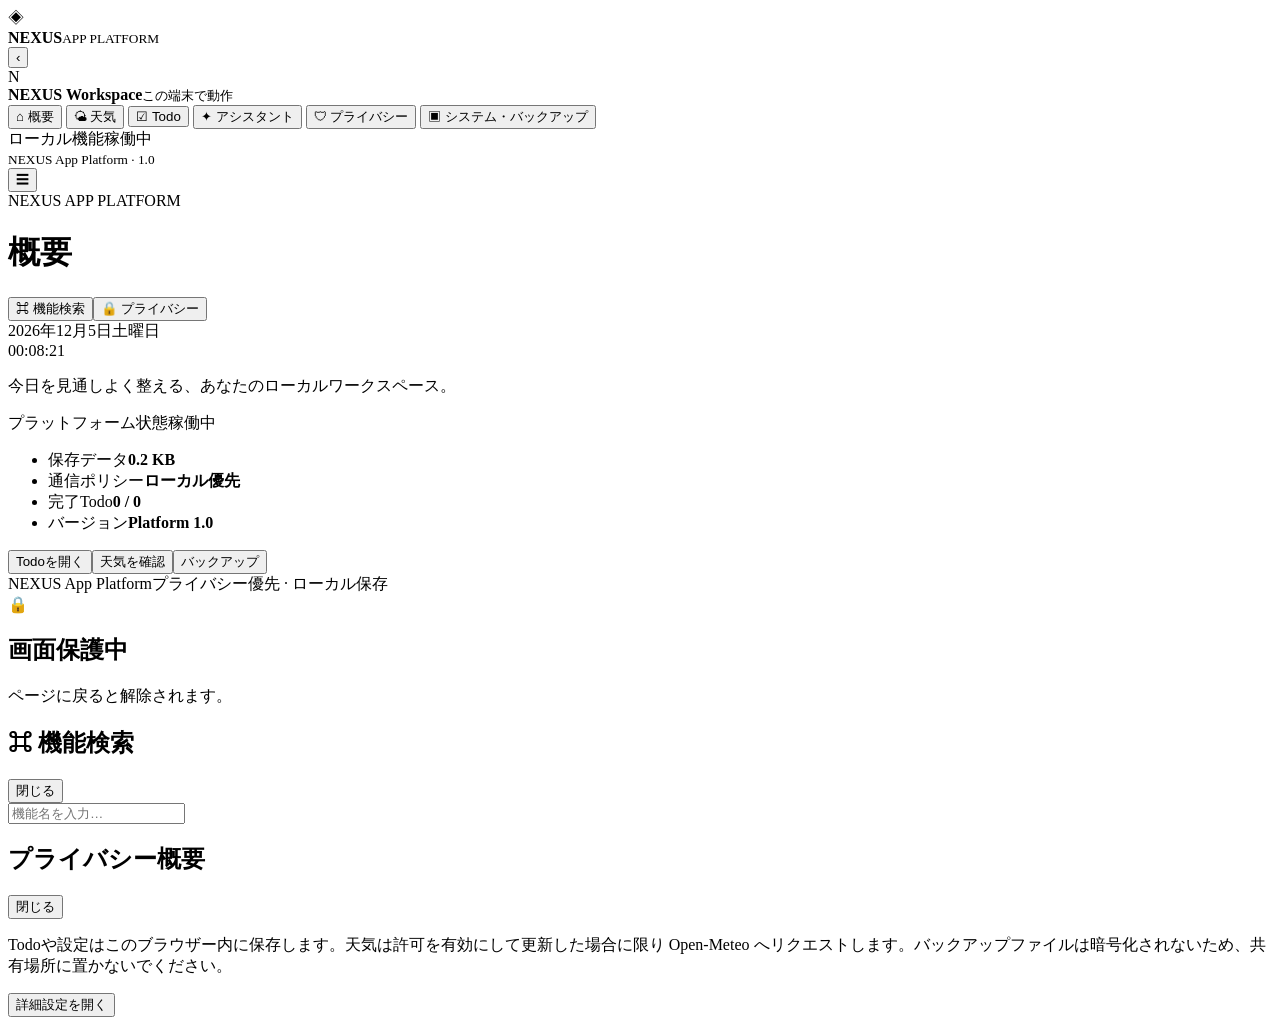
<file: index.html>
<!doctype html>
<html lang="ja">
<head>
  <meta charset="utf-8">
  <meta name="viewport" content="width=device-width, initial-scale=1, viewport-fit=cover">
  <meta name="referrer" content="no-referrer">
  <meta http-equiv="Permissions-Policy" content="camera=(), microphone=(), geolocation=(), payment=(), usb=(), serial=(), bluetooth=()">
  <meta http-equiv="Content-Security-Policy" content="default-src 'self'; script-src 'self'; style-src 'self'; img-src 'self' data: blob:; connect-src 'self' https://api.open-meteo.com; object-src 'none'; base-uri 'self'; form-action 'self'">
  <meta name="theme-color" content="#07111e">
  <title>NEXUS App Platform</title>
  <link rel="stylesheet" href="./styles.css">
  <script type="module" src="./app.js"></script>
</head>
<body>
  <div class="app-shell">
    <aside class="sidebar" id="sidebar" aria-label="NEXUS 機能ナビゲーション">
      <div class="brand-row">
        <div class="brand-mark" aria-hidden="true">◈</div>
        <div class="brand-label"><strong>NEXUS</strong><small>APP PLATFORM</small></div>
        <button class="icon-button sidebar-close" id="sidebarToggle" type="button" aria-label="サイドバーを閉じる">‹</button>
      </div>
      <div class="profile-card"><div class="avatar" aria-hidden="true">N</div><div><b>NEXUS Workspace</b><small>この端末で動作</small></div><span class="live-dot" aria-label="ローカル稼働中"></span></div>
      <nav class="nav-group" id="navGroup" aria-label="メインメニュー">
        <button class="nav-item is-active" data-target="overview" type="button">⌂ <span>概要</span></button>
        <button class="nav-item" data-target="weather" type="button">🌤 <span>天気</span></button>
        <button class="nav-item" data-target="todos" type="button">☑ <span>Todo</span></button>
        <button class="nav-item" data-target="assistant" type="button">✦ <span>アシスタント</span></button>
        <button class="nav-item" data-target="privacy" type="button">🛡 <span>プライバシー</span></button>
        <button class="nav-item" data-target="system" type="button">▣ <span>システム・バックアップ</span></button>
      </nav>
      <div class="sidebar-footer"><div class="status-pill"><span class="live-dot"></span> ローカル機能稼働中</div><small>NEXUS App Platform · 1.0</small></div>
    </aside>
    <button id="sidebarScrim" class="sidebar-scrim" type="button" aria-label="メニューを閉じる" hidden></button>

    <div class="main-column">
      <header class="topbar">
        <div class="topbar-left">
          <button class="icon-button" id="sidebarOpen" type="button" aria-label="サイドバーを開く">☰</button>
          <div class="title-block"><span class="eyebrow">NEXUS APP PLATFORM</span><h1 id="pageTitle">ワークスペース</h1></div>
        </div>
        <div class="topbar-actions"><button class="ghost-button" id="commandButton" type="button" aria-keyshortcuts="Control+K">⌘ 機能検索</button><button class="ghost-button" id="privacyButton" type="button">🔒 プライバシー</button></div>
      </header>

      <main class="workspace" id="workspace" tabindex="-1">
        <section class="panel panel-feature" data-feature="overview" aria-labelledby="overview-title">
          <div class="hero-grid">
            <div class="clock-card"><div class="time-row"><div class="analog-wrap" role="img" aria-label="アナログ時計"><div class="analog-clock"><span class="hand hour"></span><span class="hand minute"></span><span class="hand second"></span><span class="center-dot"></span></div></div><div class="digital-wrap"><div id="clockDate" class="clock-date">--</div><div id="clockTime" class="clock-time">--:--:--</div></div></div><p class="supporting-text">今日を見通しよく整える、あなたのローカルワークスペース。</p></div>
            <div class="summary-card"><div class="summary-header"><span id="overview-title">プラットフォーム状態</span><span class="pill success">稼働中</span></div><ul class="summary-list"><li><span>保存データ</span><strong id="storageStatus">確認中</strong></li><li><span>通信ポリシー</span><strong id="privacyStatusText">ローカル優先</strong></li><li><span>完了Todo</span><strong id="overviewTodoCount">0 / 0</strong></li><li><span>バージョン</span><strong>Platform 1.0</strong></li></ul></div>
          </div>
          <div class="overview-actions"><button type="button" data-navigate="todos">Todoを開く</button><button type="button" data-navigate="weather">天気を確認</button><button type="button" data-navigate="system">バックアップ</button></div>
        </section>

        <section class="panel panel-feature" data-feature="weather" aria-labelledby="weather-title" hidden>
          <div class="panel-head"><div><span class="eyebrow">LIVE INFORMATION</span><h2 id="weather-title">🌤 地域の天気</h2></div><button class="mini-button" id="weatherRefresh" type="button">↻ 更新</button></div>
          <label class="field-label" for="weatherCity">地域</label><select id="weatherCity"><option value="tokyo">東京</option><option value="osaka">大阪</option><option value="kyoto">京都</option><option value="sapporo">札幌</option><option value="fukuoka">福岡</option></select>
          <div id="weatherSummary" class="weather-summary">取得待ち</div><p id="weatherNote" class="supporting-text" aria-live="polite">外部通信は初期設定で無効です。取得する場合はプライバシー設定で許可してください。</p>
        </section>

        <section class="panel panel-feature" data-feature="todos" aria-labelledby="todo-title" hidden>
          <div class="panel-head"><div><span class="eyebrow">DAILY WORK</span><h2 id="todo-title">☑ Todo</h2></div><span id="todoSummary" class="pill neutral">0 / 0 完了</span></div>
          <form id="todoForm" class="todo-form"><input id="todoInput" type="text" maxlength="120" placeholder="次にやることを入力" aria-label="Todoを追加" required><button type="submit">追加</button></form>
          <div class="todo-toolbar"><label><input id="todoShowCompleted" type="checkbox"> 完了済みも表示</label><button id="todoClearCompleted" class="text-button" type="button">完了済みを削除</button></div>
          <ul id="todoList" class="todo-list" aria-live="polite"></ul><p id="todoEmpty" class="empty-state" hidden>Todoはありません。最初のタスクを追加しましょう。</p>
        </section>

        <section class="panel panel-feature" data-feature="assistant" aria-labelledby="assistant-title" hidden>
          <div class="panel-head"><div><span class="eyebrow">LOCAL HELPER</span><h2 id="assistant-title">✦ NEXUS アシスタント</h2></div><span class="pill neutral">端末内処理</span></div>
          <div class="assistant-box"><div class="assistant-bubble" id="assistantReply" role="status" aria-live="polite">こんにちは。Todoの追加や機能への移動を手伝います。入力内容は外部へ送信されません。</div>
            <form id="assistantForm" class="assistant-form"><input id="assistantInput" type="text" maxlength="300" placeholder="例：Todo: 資料を確認" aria-label="アシスタントへの入力" required><button type="submit">実行</button></form>
            <div class="quick-actions"><button type="button" data-quick="weather">天気を開く</button><button type="button" data-quick="todos">Todoを開く</button><button type="button" data-quick="privacy">プライバシー設定</button></div>
          </div>
        </section>

        <section class="panel panel-feature" data-feature="privacy" aria-labelledby="privacy-title" hidden>
          <div class="panel-head"><div><span class="eyebrow">SECURITY & PRIVACY</span><h2 id="privacy-title">🛡 プライバシー設定</h2></div></div>
          <label class="toggle-row"><input type="checkbox" id="autoNetworkToggle"><span><strong>天気の取得に外部通信を許可</strong><small>初期設定はオフ。許可しても、天気画面を開いたとき・更新操作時だけ通信します。</small></span></label>
          <label class="toggle-row"><input type="checkbox" id="screenProtectToggle"><span><strong>画面保護</strong><small>タブやウィンドウから離れたとき、保護画面を表示します。アプリ内の簡易保護であり、端末ロックの代替ではありません。</small></span></label>
          <label class="toggle-row"><input type="checkbox" id="anonModeToggle"><span><strong>NEXUS外部通信をブロック</strong><small>このアプリが行う通信を止めます。VPNやIPアドレス匿名化、ブラウザー全体の通信制御ではありません。</small></span></label>
          <div id="privacyAudit" class="audit-box" role="status" aria-live="polite"></div>
        </section>

        <section class="panel panel-feature" data-feature="system" aria-labelledby="system-title" hidden>
          <div class="panel-head"><div><span class="eyebrow">PLATFORM CONTROL</span><h2 id="system-title">▣ システム・バックアップ</h2></div></div>
          <div class="info-grid"><article class="info-card"><span>アーキテクチャ</span><strong>ES modules</strong></article><article class="info-card"><span>保存方式</span><strong>localStorage</strong></article><article class="info-card"><span>外部通信</span><strong>許可制・送信先制限</strong></article><article class="info-card"><span>対応</span><strong>PC / モバイル</strong></article></div>
          <div class="system-actions"><button id="exportBackup" type="button">⬇ バックアップを書き出す</button><button id="importBackupButton" type="button">⬆ バックアップを復元</button><input id="importBackupFile" type="file" accept="application/json,.json" hidden><button id="resetData" class="danger-button" type="button">保存データを初期化</button></div>
          <p id="systemStatus" class="supporting-text" role="status" aria-live="polite">データはこのブラウザーのローカル保存領域に保存されます。機密情報の保管には使用しないでください。</p>
        </section>
      </main>
      <footer class="app-footer"><span>NEXUS App Platform</span><span>プライバシー優先 · ローカル保存</span></footer>
    </div>
  </div>

  <div id="screenProtectOverlay" class="screen-protect hidden" role="dialog" aria-modal="true" aria-label="画面保護中"><div class="screen-protect-card"><div class="screen-protect-icon" aria-hidden="true">🔒</div><h2>画面保護中</h2><p>ページに戻ると解除されます。</p></div></div>
  <div id="commandPanel" class="modal hidden" aria-modal="true" role="dialog" aria-labelledby="commandTitle"><section class="modal-card command-card"><div class="modal-head"><h2 id="commandTitle">⌘ 機能検索</h2><button type="button" class="mini-button" data-close="commandPanel">閉じる</button></div><input id="commandInput" type="search" maxlength="80" placeholder="機能名を入力…" aria-label="機能を検索"><ul id="commandList" class="command-list"></ul></section></div>
  <div id="privacyPanel" class="modal hidden" aria-modal="true" role="dialog" aria-labelledby="privacyPanelTitle"><section class="modal-card"><div class="modal-head"><h2 id="privacyPanelTitle">プライバシー概要</h2><button type="button" class="mini-button" data-close="privacyPanel">閉じる</button></div><p class="supporting-text">Todoや設定はこのブラウザー内に保存します。天気は許可を有効にして更新した場合に限り Open-Meteo へリクエストします。バックアップファイルは暗号化されないため、共有場所に置かないでください。</p><button type="button" data-navigate="privacy">詳細設定を開く</button></section></div>
</body>
</html>
</file>
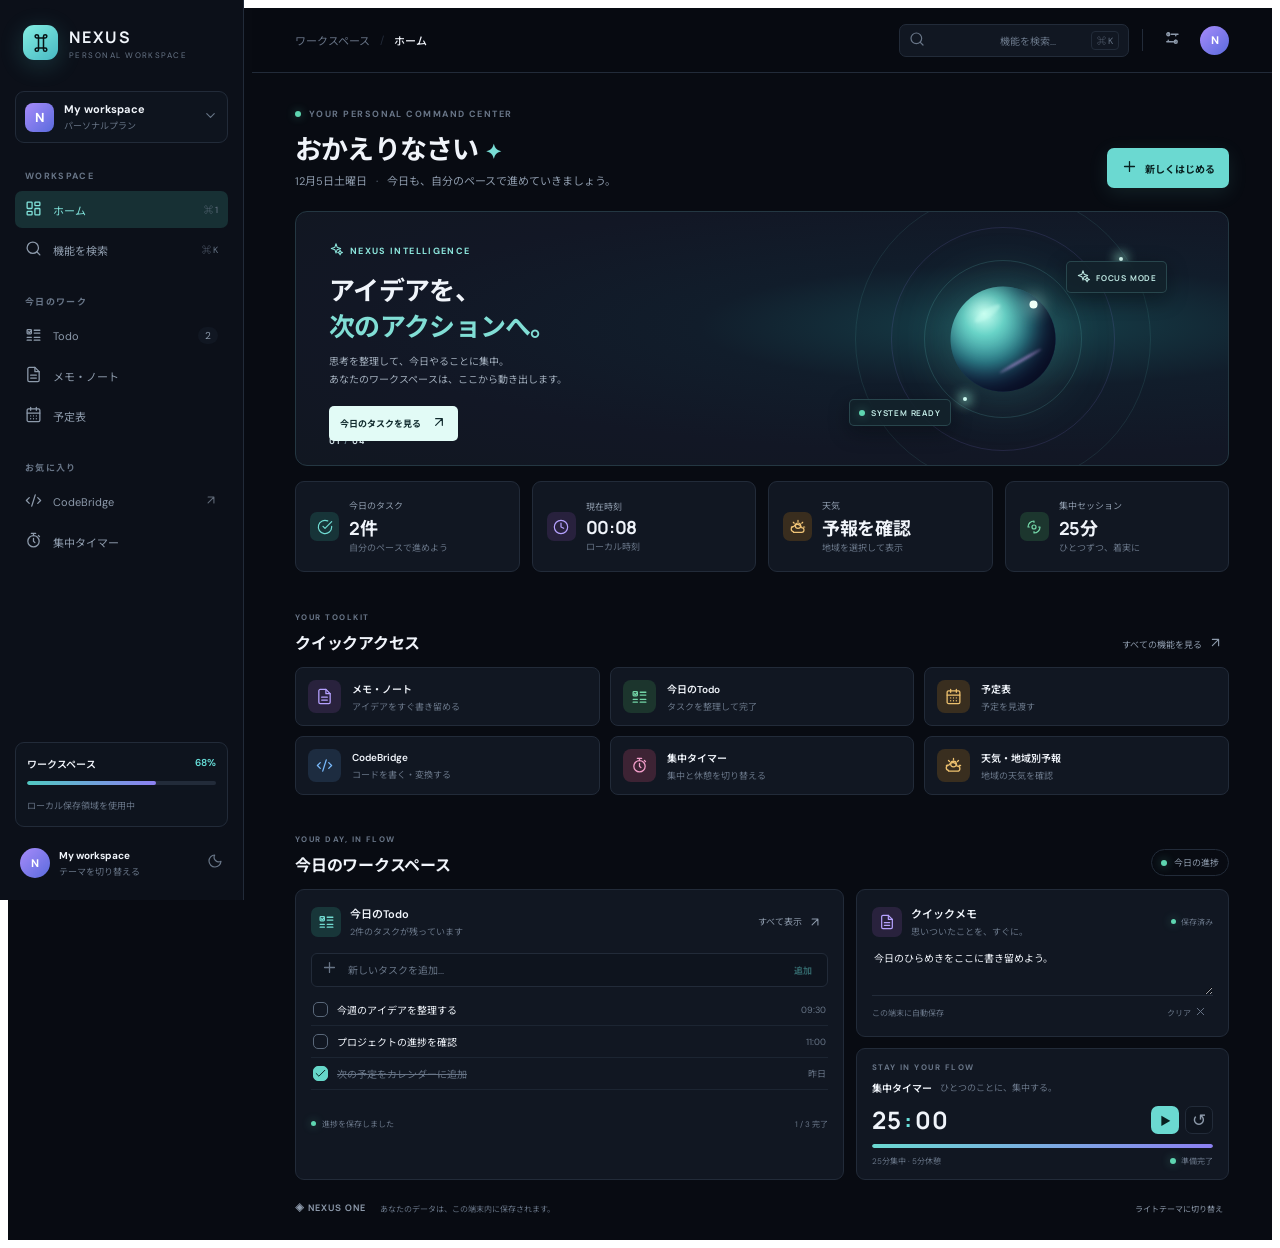
<file: NEXUS_ZERO_ONE.html>
<!DOCTYPE html>
<html lang="ja">
<head>
<meta charset="UTF-8">
<meta name="viewport" content="width=device-width, initial-scale=1.0">
<meta name="theme-color" content="#080b12">
<title>NEXUS Zero ONE</title>
<style>
@import url('https://fonts.googleapis.com/css2?family=DM+Sans:wght@400;500;600;700&family=Manrope:wght@400;500;600;700;800&family=Noto+Sans+JP:wght@400;500;600;700&display=swap');
*{box-sizing:border-box}button,input,textarea{font:inherit}button{cursor:pointer}
.nexus-shell{--bg:#080b12;--sidebar:#0c1019;--panel:#111722;--panel-alt:#0e141e;--line:#222b39;--text:#f0f4fa;--muted:#8d9aab;--faint:#687587;--accent:#68e0db;--accent-dark:#183638;min-height:100vh;background:var(--bg);color:var(--text);font-family:'DM Sans','Noto Sans JP',sans-serif;display:flex}
.nexus-light{--bg:#f2f5f8;--sidebar:#fff;--panel:#fff;--panel-alt:#f8fafc;--line:#e2e8ef;--text:#192230;--muted:#647286;--faint:#8793a2;--accent:#087f81;--accent-dark:#dff4f1}
.sidebar{width:244px;background:var(--sidebar);border-right:1px solid var(--line);padding:25px 15px 14px;display:flex;flex-direction:column;position:fixed;inset:0 auto 0 0;z-index:5}
.brand{display:flex;align-items:center;gap:11px;padding:0 8px;text-decoration:none;color:var(--text)}
.brand-mark{width:35px;height:35px;display:grid;place-items:center;color:#071214;background:linear-gradient(140deg,#84eee2,#47b8c3);border-radius:11px;box-shadow:0 5px 24px #50d4d233}
.brand strong{font-family:Manrope,sans-serif;font-size:16px;letter-spacing:2px;display:block}.brand small{font-size:8px;letter-spacing:1.45px;color:var(--faint);display:block;margin-top:2px}
.workspace-switch{margin:31px 0 27px;padding:10px 9px;display:flex;align-items:center;gap:10px;border:1px solid var(--line);border-radius:9px;background:var(--panel-alt)}
.workspace-icon,.avatar{display:grid;place-items:center;flex:none;background:linear-gradient(135deg,#a78bfa,#5a6bdd);color:white;font-weight:700}
.workspace-icon{width:29px;height:29px;border-radius:8px;font-size:13px}.workspace-name{flex:1;min-width:0}.workspace-name strong,.workspace-name small{display:block}.workspace-name strong{font-size:11px}.workspace-name small{font-size:9px;color:var(--faint);margin-top:3px}.muted-icon{color:var(--faint)}
.nav-label{font-size:9px;font-weight:700;letter-spacing:1.35px;color:var(--faint);padding:0 10px;margin-bottom:9px}.nav-label-spaced{margin-top:27px}
.side-nav{display:grid;gap:3px}.nav-item{height:37px;border:0;background:transparent;color:var(--muted);border-radius:7px;padding:0 10px;display:flex;align-items:center;gap:11px;text-align:left;font-size:11px;transition:.18s}
.nav-item:hover{background:var(--panel);color:var(--text)}.nav-item.active{background:#173034;color:#82e5dd}.nexus-light .nav-item.active{background:#e1f4f2;color:#087f81}.nav-item span:nth-child(2){flex:1}.nav-shortcut{font-size:9px;color:var(--faint)}.nav-count{background:var(--panel);color:var(--muted);font-size:10px;padding:2px 7px;border-radius:10px}.nav-external{opacity:.65}
.sidebar-bottom{margin-top:auto}.storage-card{padding:13px 11px 12px;border:1px solid var(--line);border-radius:9px;background:var(--panel-alt);margin-bottom:13px}.storage-heading{display:flex;justify-content:space-between;font-size:10px;font-weight:600}.storage-heading span:last-child{color:var(--accent)}.storage-track,.timer-track{height:4px;background:var(--line);border-radius:8px;overflow:hidden}.storage-track{margin:10px 0 8px}.storage-track span{display:block;width:68%;height:100%;background:linear-gradient(90deg,#50c9c2,#8c80f2);border-radius:8px}.storage-card small{font-size:9px;color:var(--faint)}
.profile-button{width:100%;display:flex;align-items:center;gap:9px;padding:8px 5px;border:0;background:transparent;text-align:left;color:var(--text)}.avatar{width:30px;height:30px;border-radius:50%;font-size:11px}.profile-copy{flex:1}.profile-copy strong,.profile-copy small{display:block}.profile-copy strong{font-size:10px}.profile-copy small{font-size:9px;color:var(--faint);margin-top:3px}
.main-area{margin-left:244px;width:calc(100% - 244px);min-height:100vh}.topbar{height:65px;border-bottom:1px solid var(--line);display:flex;align-items:center;justify-content:space-between;padding:0 43px;background:color-mix(in srgb,var(--bg) 90%,transparent);position:sticky;top:0;z-index:4;backdrop-filter:blur(15px)}
.breadcrumbs{display:flex;gap:10px;align-items:center;font-size:11px;color:var(--faint)}.breadcrumbs strong{color:var(--text);font-weight:500}.crumb-divider{color:var(--line)}
.topbar-actions{display:flex;align-items:center;gap:13px}.search-trigger{height:33px;width:230px;background:var(--panel);border:1px solid var(--line);border-radius:7px;color:var(--faint);display:flex;align-items:center;gap:9px;padding:0 9px;font-size:10px;text-align:left}.search-trigger span{flex:1}.search-trigger kbd,.launcher-search kbd,.launcher-footer kbd{font-size:9px;color:var(--faint);border:1px solid var(--line);border-radius:4px;padding:2px 5px;font-family:inherit}.top-divider{height:22px;border-left:1px solid var(--line)}.icon-button{display:grid;place-items:center;width:31px;height:31px;background:transparent;border:0;color:var(--muted)}.top-avatar{border:0;width:29px;height:29px}
.dashboard-content{max-width:1210px;margin:0 auto;padding:35px 43px 25px}.welcome-row{display:flex;align-items:flex-end;justify-content:space-between;margin-bottom:23px}.eyebrow,.section-kicker{font-size:9px;font-weight:700;letter-spacing:1.45px;color:var(--faint)}.eyebrow{display:flex;align-items:center;gap:8px}.live-dot,.footer-dot{width:6px;height:6px;background:#5ed5b0;border-radius:50%;display:inline-block;box-shadow:0 0 10px #5ed5b077}.welcome-row h1{font-family:Manrope,'Noto Sans JP',sans-serif;font-size:27px;letter-spacing:-.8px;margin:8px 0 5px;font-weight:700}.wave{color:#79ddd5;margin-left:7px;font-size:20px}.welcome-subtitle{font-size:11px;color:var(--muted);margin:0}.date-dot{margin:0 6px;color:var(--faint)}.primary-button{display:flex;align-items:center;gap:7px;border:0;border-radius:7px;padding:10px 14px;background:#6bd9d1;color:#082020;font-size:10px;font-weight:700;box-shadow:0 5px 20px #6bd9d11c}.primary-button:hover{background:#86eee2}
.hero-card{height:255px;position:relative;overflow:hidden;border:1px solid #243742;border-radius:12px;background:radial-gradient(ellipse at 77% 45%,#16404a 0%,#111d2b 31%,#121725 65%,#111721 100%);padding:30px 33px}.hero-content{position:relative;z-index:2}.hero-kicker{display:flex;align-items:center;gap:7px;color:#8ce5dc;font-size:9px;letter-spacing:1.35px;font-weight:700}.hero-content h2{font-family:Manrope,'Noto Sans JP',sans-serif;font-size:26px;line-height:1.38;letter-spacing:-.7px;margin:14px 0 8px}.hero-content h2 span{color:#81ded5}.hero-content p{font-size:10px;line-height:1.8;color:#a1adbb;margin:0}.hero-button{display:flex;align-items:center;gap:10px;margin-top:17px;padding:8px 11px;background:#e2fbf6;color:#112b2e;border:0;border-radius:5px;font-size:9px;font-weight:700}.hero-button:hover{background:white}.hero-index{position:absolute;bottom:18px;left:33px;font:700 9px Manrope,sans-serif;color:#d4e3e8;letter-spacing:1px}.hero-index span{color:#687f8c}
.hero-art{position:absolute;width:330px;height:280px;right:60px;top:-13px}.orbit{position:absolute;border:1px solid #6ddbd32a;border-radius:50%;left:50%;top:50%;transform:translate(-50%,-50%)}.orbit-a{width:158px;height:158px}.orbit-b{width:224px;height:224px;border-color:#9a8afa23}.orbit-c{width:296px;height:296px;border-color:#6ddbd31a}.planet{position:absolute;left:50%;top:50%;transform:translate(-50%,-50%);width:105px;height:105px;border-radius:50%;background:radial-gradient(circle at 32% 26%,#c9fff1,#69d4c8 20%,#318b96 47%,#172a55 76%,#11172b);box-shadow:inset -17px -13px 32px #080d21,0 0 55px #5bd7c743}.planet:before,.planet:after{content:'';position:absolute;border-radius:50%;background:#c9fff16b;filter:blur(1px)}.planet:before{width:30px;height:8px;top:23px;left:22px;transform:rotate(-34deg)}.planet:after{width:48px;height:3px;bottom:29px;right:11px;transform:rotate(-30deg);background:#e0a8ff73}.planet span{position:absolute;width:8px;height:8px;top:14px;right:18px;background:#effff6;border-radius:50%;box-shadow:0 0 16px 5px #c6fff173}
.planet-chip{position:absolute;display:flex;align-items:center;gap:6px;background:#13232be8;border:1px solid #7ccec936;padding:7px 9px;border-radius:5px;color:#bfe8e3;font:700 8px Manrope,sans-serif;letter-spacing:.8px;box-shadow:0 6px 20px #05080b66}.chip-top{right:1px;top:62px}.chip-bottom{left:11px;bottom:53px}.hero-orb{position:absolute;width:4px;height:4px;background:#d7fff7;border-radius:50%;box-shadow:0 0 12px 3px #9ef5dc}.orb-one{top:45px;right:105px}.orb-two{top:185px;right:28%}
.stats-grid{display:grid;grid-template-columns:repeat(4,1fr);gap:12px;margin-top:15px}.stat-card{min-height:91px;background:var(--panel);border:1px solid var(--line);border-radius:9px;padding:13px 14px;display:grid;grid-template-columns:30px 1fr;column-gap:9px;align-items:center}.stat-icon{grid-row:span 2;width:29px;height:29px;border-radius:7px;display:grid;place-items:center}.tone-cyan{color:#70dcd3;background:#173438}.tone-violet{color:#b6a2ff;background:#28213d}.tone-amber{color:#f0c477;background:#392d1e}.tone-green{color:#75d8a9;background:#1c362e}.nexus-light .tone-cyan{background:#e3f7f4}.nexus-light .tone-violet{background:#f0eaff}.nexus-light .tone-amber{background:#fff4dd}.nexus-light .tone-green{background:#e5f7ed}.stat-copy{align-self:end}.stat-copy span{display:block;font-size:9px;color:var(--muted)}.stat-copy strong{display:block;font:700 18px Manrope,'Noto Sans JP',sans-serif;letter-spacing:-.3px;margin-top:2px}.stat-detail{grid-column:2;color:var(--faint);font-size:9px;align-self:start;margin-top:1px}
.section-heading{display:flex;align-items:flex-end;justify-content:space-between;margin:32px 0 13px}.section-kicker{font-size:8px}.section-heading h2{font-size:16px;margin:5px 0 0;letter-spacing:-.25px}.text-button,.subtle-button{display:flex;align-items:center;gap:6px;border:0;background:transparent;color:var(--muted);font-size:9px}.text-button:hover,.subtle-button:hover{color:var(--accent)}
.quick-grid{display:grid;grid-template-columns:repeat(3,1fr);gap:10px}.feature-card{background:var(--panel);border:1px solid var(--line);border-radius:8px;padding:12px;display:flex;align-items:center;gap:11px;text-align:left;transition:transform .18s,border-color .18s,background .18s;color:var(--text)}.feature-card:hover{transform:translateY(-2px);border-color:#4a7d7c;background:var(--panel-alt)}.feature-icon{width:33px;height:33px;display:grid;place-items:center;border-radius:8px;flex:none}.feature-icon.cyan{color:#76ded4;background:#183639}.feature-icon.violet{color:#b5a1ff;background:#29223d}.feature-icon.green{color:#73d5a7;background:#1c352d}.feature-icon.amber{color:#edc16f;background:#392e1f}.feature-icon.blue{color:#79b9fa;background:#1d2c40}.feature-icon.pink{color:#f39eca;background:#3d2334}.feature-copy{flex:1;min-width:0}.feature-copy strong,.feature-copy small{display:block}.feature-copy strong{font-size:10px;font-weight:600}.feature-copy small{font-size:9px;color:var(--faint);margin-top:4px}.feature-arrow{color:var(--faint);opacity:0;transition:opacity .18s}.feature-card:hover .feature-arrow{opacity:1}
.activity-heading{margin-top:31px}.today-pill{display:flex;align-items:center;gap:7px;border:1px solid var(--line);border-radius:15px;padding:6px 9px;font-size:9px;color:var(--muted)}.work-grid{display:grid;grid-template-columns:1.25fr .85fr;gap:12px}.panel{background:var(--panel);border:1px solid var(--line);border-radius:9px;padding:15px}.task-panel{min-height:263px}.panel-heading{display:flex;align-items:center;justify-content:space-between}.panel-title-wrap{display:flex;align-items:center;gap:9px}.panel-icon{width:30px;height:30px;display:grid;place-items:center;border-radius:7px}.cyan-bg{background:#183639;color:#72dcd2}.violet-bg{background:#29223d;color:#b7a3ff}.nexus-light .cyan-bg{background:#e3f7f4}.nexus-light .violet-bg{background:#f0eaff}.panel-title-wrap h3,.focus-info h3{font-size:11px;margin:0;font-weight:600}.panel-title-wrap p{font-size:9px;color:var(--faint);margin:4px 0 0}.subtle-button{font-size:9px}.task-form{height:34px;border:1px solid var(--line);background:var(--panel-alt);border-radius:6px;display:flex;align-items:center;gap:8px;padding:0 9px;margin:15px 0 7px;color:var(--faint)}.task-form input{flex:1;min-width:0;background:transparent;border:0;outline:0;color:var(--text);font-size:10px}.task-form input::placeholder{color:var(--faint)}.task-form button{border:0;background:transparent;color:var(--accent);font-size:9px;font-weight:700}.task-form button:disabled{opacity:.4;cursor:default}.task-list{min-height:115px}.task-row{width:100%;display:flex;align-items:center;gap:9px;text-align:left;padding:8px 2px;background:transparent;border:0;border-bottom:1px solid color-mix(in srgb,var(--line) 70%,transparent);color:var(--text)}.task-check{width:15px;height:15px;display:grid;place-items:center;border:1px solid #596779;border-radius:5px;color:#072321;flex:none}.task-check.checked{border-color:#66d7c9;background:#66d7c9}.task-name{flex:1;font-size:10px}.task-time{font-size:9px;color:var(--faint)}.task-done .task-name{text-decoration:line-through;color:var(--faint)}.panel-footer{padding-top:9px;display:flex;justify-content:space-between;color:var(--faint);font-size:8px}.panel-footer>span:first-child{display:flex;align-items:center;gap:6px}.footer-dot{width:5px;height:5px}
.right-column{display:grid;gap:11px}.note-panel{min-height:139px}.note-panel textarea{display:block;width:100%;height:47px;resize:vertical;background:transparent;border:0;outline:0;color:var(--text);font-size:10px;line-height:1.7;margin-top:10px}.note-panel textarea::placeholder{color:var(--faint)}.save-indicator{display:flex;align-items:center;gap:5px;color:var(--faint);font-size:8px}.note-bottom{display:flex;justify-content:space-between;align-items:center;border-top:1px solid var(--line);padding-top:8px;color:var(--faint);font-size:8px}.note-bottom button{display:flex;align-items:center;gap:3px;background:transparent;border:0;color:var(--faint);font-size:8px}
.focus-panel{padding:13px 15px}.focus-info{display:flex;align-items:center;gap:8px;flex-wrap:wrap}.focus-info .section-kicker{width:100%}.focus-info h3{font-size:10px}.focus-info p{font-size:9px;color:var(--faint);margin:0}.timer-row{display:flex;align-items:center;justify-content:space-between;margin:8px 0}.timer-display{font:700 24px Manrope,sans-serif;letter-spacing:1px}.timer-display span{color:var(--accent);padding:0 2px}.timer-actions{display:flex;gap:6px}.timer-play,.timer-reset{width:28px;height:28px;display:grid;place-items:center;border-radius:7px}.timer-play{background:#6bd9d1;border:0;color:#082020;font-size:11px}.timer-reset{background:var(--panel-alt);border:1px solid var(--line);color:var(--muted);font-size:17px}.timer-track span{display:block;height:100%;background:linear-gradient(90deg,#6bd9d1,#8c80f2);border-radius:8px;transition:width .3s}.timer-foot{display:flex;justify-content:space-between;font-size:8px;color:var(--faint);margin-top:7px}.focus-status{display:flex;align-items:center;gap:5px}
.page-footer{display:flex;align-items:center;gap:14px;padding-top:21px;color:var(--faint);font-size:8px}.page-footer>span:first-child{font:700 9px Manrope,sans-serif;letter-spacing:1px;color:var(--muted)}.page-footer button{margin-left:auto;background:transparent;border:0;color:var(--muted);font-size:8px}.empty-state{padding:22px 5px;text-align:center;color:var(--faint);font-size:10px}
.modal-backdrop[hidden]{display:none}.modal-backdrop{position:fixed;inset:0;background:#03060bc9;backdrop-filter:blur(6px);z-index:20;display:flex;justify-content:center;align-items:flex-start;padding:15vh 20px 25px}.launcher-modal{width:min(540px,100%);max-height:70vh;background:var(--panel);border:1px solid var(--line);border-radius:12px;box-shadow:0 24px 100px #0008;overflow:hidden;display:flex;flex-direction:column}.launcher-search{display:flex;align-items:center;gap:11px;padding:16px;border-bottom:1px solid var(--line);color:var(--muted)}.launcher-search input{flex:1;min-width:0;background:transparent;border:0;outline:0;color:var(--text);font-size:13px}.launcher-search input::placeholder{color:var(--faint)}.launcher-search button{background:transparent;border:0;color:var(--muted);display:grid;place-items:center}.launcher-categories{display:flex;gap:6px;padding:11px 14px;border-bottom:1px solid var(--line);overflow:auto}.launcher-categories button{white-space:nowrap;border:1px solid transparent;background:transparent;border-radius:5px;padding:6px 9px;color:var(--muted);font-size:9px}.launcher-categories button.category-active{background:var(--accent-dark);color:var(--accent);border-color:#4b8b84}.launcher-results{padding:7px;overflow:auto}.launcher-result{display:flex;align-items:center;gap:10px;width:100%;padding:9px;border:0;border-radius:7px;background:transparent;color:var(--text);text-align:left}.launcher-result:hover{background:var(--panel-alt)}.launcher-result .feature-icon{width:31px;height:31px}.launcher-result-copy{flex:1}.launcher-result-copy strong,.launcher-result-copy small{display:block}.launcher-result-copy strong{font-size:10px}.launcher-result-copy small{font-size:9px;color:var(--faint);margin-top:3px}.launcher-result>svg:last-child{color:var(--faint)}.launcher-footer{padding:10px 14px;border-top:1px solid var(--line);display:flex;gap:14px;color:var(--faint);font-size:8px}.launcher-footer span{display:flex;align-items:center;gap:4px}
@media(max-width:1050px){.sidebar{width:210px}.main-area{margin-left:210px;width:calc(100% - 210px)}.dashboard-content{padding-left:28px;padding-right:28px}.topbar{padding:0 28px}.hero-art{right:8px;opacity:.8}.stats-grid{gap:8px}.stat-card{padding:11px 9px}.quick-grid{grid-template-columns:repeat(2,1fr)}}
@media(max-width:720px){.sidebar{width:58px;padding:18px 8px}.brand{padding:0 4px}.brand>span:last-child,.workspace-switch,.nav-label,.nav-item span,.nav-external,.sidebar-bottom{display:none}.brand-mark{width:37px;height:37px}.side-nav{margin-top:25px}.nav-label-spaced{display:none}.nav-item{justify-content:center;padding:0}.main-area{margin-left:58px;width:calc(100% - 58px)}.topbar{height:57px;padding:0 16px}.search-trigger{width:36px;justify-content:center;padding:0}.search-trigger span,.search-trigger kbd{display:none}.topbar-actions{gap:7px}.dashboard-content{padding:25px 16px}.welcome-row{align-items:flex-start;gap:12px}.welcome-row h1{font-size:22px}.welcome-subtitle{font-size:9px;line-height:1.7}.primary-button{padding:9px;font-size:0}.primary-button svg{width:17px}.hero-card{height:235px;padding:24px 20px}.hero-content h2{font-size:22px}.hero-content p{font-size:9px;max-width:235px}.hero-art{right:-112px;opacity:.62}.hero-index{left:20px}.stats-grid{grid-template-columns:repeat(2,1fr)}.stat-card{min-height:78px}.section-heading{margin-top:25px}.quick-grid{grid-template-columns:repeat(2,1fr);gap:7px}.feature-card{padding:9px;gap:8px}.feature-icon{width:29px;height:29px}.feature-copy strong{font-size:9px}.feature-copy small{font-size:8px}.feature-arrow{display:none}.work-grid{grid-template-columns:1fr}.right-column{grid-template-columns:1fr 1fr}.panel{padding:12px}.note-panel{min-height:150px}.focus-panel{min-height:150px}.focus-info{gap:5px}.focus-info p{width:100%}.timer-display{font-size:21px}.page-footer{flex-wrap:wrap}.page-footer>span:nth-child(2){width:100%;order:3}.modal-backdrop{padding-top:10vh}}
@media(max-width:430px){.right-column{grid-template-columns:1fr}.note-panel{min-height:135px}.focus-panel{min-height:140px}.today-pill{font-size:8px}.text-button{font-size:8px}.welcome-subtitle .date-dot{margin:0 3px}.hero-art{right:-158px}.task-panel{padding:12px}.breadcrumbs{font-size:9px}}
</style>
</head>
<body>
<div class="nexus-shell nexus-dark" id="app">
  <aside class="sidebar">
    <a class="brand" href="#home" id="brandHome"><span class="brand-mark" data-icon="command" data-size="20"></span><span><strong>NEXUS</strong><small>PERSONAL WORKSPACE</small></span></a>
    <div class="workspace-switch"><span class="workspace-icon">N</span><span class="workspace-name"><strong>My workspace</strong><small>パーソナルプラン</small></span><span class="muted-icon" data-icon="chevron-down" data-size="15"></span></div>
    <div class="nav-label">WORKSPACE</div>
    <nav class="side-nav" aria-label="メインナビゲーション">
      <button class="nav-item active" data-action="home"><span data-icon="layout-dashboard"></span><span>ホーム</span><span class="nav-shortcut">⌘ 1</span></button>
      <button class="nav-item" data-action="launcher"><span data-icon="search"></span><span>機能を検索</span><span class="nav-shortcut">⌘ K</span></button>
    </nav>
    <div class="nav-label nav-label-spaced">今日のワーク</div>
    <nav class="side-nav" aria-label="日々の作業">
      <button class="nav-item" data-feature="今日のTodo" data-scroll="tasks"><span data-icon="list-todo"></span><span>Todo</span><span class="nav-count" id="pendingCount">2</span></button>
      <button class="nav-item" data-feature="メモ・ノート" data-scroll="note"><span data-icon="file-text"></span><span>メモ・ノート</span></button>
      <button class="nav-item" data-feature="予定表"><span data-icon="calendar-days"></span><span>予定表</span></button>
    </nav>
    <div class="nav-label nav-label-spaced">お気に入り</div>
    <nav class="side-nav" aria-label="お気に入り機能">
      <button class="nav-item" data-feature="CodeBridge"><span data-icon="code-2"></span><span>CodeBridge</span><span class="nav-external" data-icon="arrow-up-right" data-size="14"></span></button>
      <button class="nav-item" data-feature="集中タイマー" data-scroll="focus"><span data-icon="timer"></span><span>集中タイマー</span></button>
    </nav>
    <div class="sidebar-bottom">
      <div class="storage-card"><div class="storage-heading"><span>ワークスペース</span><span>68%</span></div><div class="storage-track"><span></span></div><small>ローカル保存領域を使用中</small></div>
      <button class="profile-button" data-action="theme"><span class="avatar">N</span><span class="profile-copy"><strong>My workspace</strong><small>テーマを切り替える</small></span><span class="muted-icon" data-icon="moon" data-size="16"></span></button>
    </div>
  </aside>
  <main class="main-area">
    <header class="topbar"><div class="breadcrumbs"><span>ワークスペース</span><span class="crumb-divider">/</span><strong id="breadcrumbTitle">ホーム</strong></div><div class="topbar-actions"><button class="search-trigger" data-action="launcher"><span data-icon="search" data-size="16"></span><span>機能を検索...</span><kbd>⌘ K</kbd></button><span class="top-divider"></span><button class="icon-button" aria-label="設定" data-action="theme"><span data-icon="settings-2" data-size="18"></span></button><button class="avatar top-avatar" aria-label="ワークスペース">N</button></div></header>
    <div class="dashboard-content">
      <section class="welcome-row"><div><div class="eyebrow"><span class="live-dot"></span> YOUR PERSONAL COMMAND CENTER</div><h1>おかえりなさい<span class="wave">✦</span></h1><p class="welcome-subtitle"><span id="dateLabel"></span> <span class="date-dot">·</span> 今日も、自分のペースで進めていきましょう。</p></div><button class="primary-button" data-action="launcher"><span data-icon="plus" data-size="17"></span> 新しくはじめる</button></section>
      <section class="hero-card"><div class="hero-orb orb-one"></div><div class="hero-orb orb-two"></div><div class="hero-content"><div class="hero-kicker"><span data-icon="sparkles" data-size="14"></span> NEXUS INTELLIGENCE</div><h2>アイデアを、<br><span>次のアクションへ。</span></h2><p>思考を整理して、今日やることに集中。<br class="desktop-break">あなたのワークスペースは、ここから動き出します。</p><button class="hero-button" data-feature="今日のTodo" data-scroll="tasks">今日のタスクを見る <span data-icon="arrow-up-right" data-size="16"></span></button></div><div class="hero-art" aria-hidden="true"><div class="orbit orbit-a"></div><div class="orbit orbit-b"></div><div class="orbit orbit-c"></div><div class="planet"><span></span></div><div class="planet-chip chip-top"><span data-icon="sparkles" data-size="14"></span> FOCUS MODE</div><div class="planet-chip chip-bottom"><span class="live-dot"></span> SYSTEM READY</div></div><div class="hero-index">01 <span>/</span> 04</div></section>
      <section class="stats-grid" aria-label="今日の概要">
        <article class="stat-card"><span class="stat-icon tone-cyan" data-icon="check-circle-2" data-size="16"></span><div class="stat-copy"><span>今日のタスク</span><strong id="statPending">2件</strong></div><span class="stat-detail">自分のペースで進めよう</span></article>
        <article class="stat-card"><span class="stat-icon tone-violet" data-icon="clock-3" data-size="16"></span><div class="stat-copy"><span>現在時刻</span><strong id="timeLabel">--:--</strong></div><span class="stat-detail">ローカル時刻</span></article>
        <article class="stat-card"><span class="stat-icon tone-amber" data-icon="cloud-sun" data-size="16"></span><div class="stat-copy"><span>天気</span><strong>予報を確認</strong></div><span class="stat-detail">地域を選択して表示</span></article>
        <article class="stat-card"><span class="stat-icon tone-green" data-icon="focus" data-size="16"></span><div class="stat-copy"><span>集中セッション</span><strong>25分</strong></div><span class="stat-detail">ひとつずつ、着実に</span></article>
      </section>
      <section class="section-heading"><div><span class="section-kicker">YOUR TOOLKIT</span><h2>クイックアクセス</h2></div><button class="text-button" data-action="launcher">すべての機能を見る <span data-icon="arrow-up-right" data-size="15"></span></button></section>
      <section class="quick-grid" id="quickGrid"></section>
      <section class="section-heading activity-heading"><div><span class="section-kicker">YOUR DAY, IN FLOW</span><h2>今日のワークスペース</h2></div><span class="today-pill"><span class="live-dot"></span> 今日の進捗</span></section>
      <section class="work-grid">
        <div class="panel task-panel" id="tasks"><div class="panel-heading"><div class="panel-title-wrap"><span class="panel-icon cyan-bg" data-icon="list-todo" data-size="17"></span><div><h3>今日のTodo</h3><p id="taskRemaining">2件のタスクが残っています</p></div></div><button class="subtle-button" id="toggleAllTasks">すべて表示 <span data-icon="arrow-up-right" data-size="14"></span></button></div>
          <form class="task-form" id="taskForm"><span data-icon="plus" data-size="17"></span><input id="taskInput" placeholder="新しいタスクを追加..." aria-label="新しいタスク"><button type="submit" id="taskAddButton" disabled>追加</button></form><div class="task-list" id="taskList"></div><div class="panel-footer"><span><span class="footer-dot"></span> 進捗を保存しました</span><span id="taskCompleted">1 / 3 完了</span></div></div>
        <div class="right-column"><div class="panel note-panel" id="note"><div class="panel-heading"><div class="panel-title-wrap"><span class="panel-icon violet-bg" data-icon="file-text" data-size="16"></span><div><h3>クイックメモ</h3><p>思いついたことを、すぐに。</p></div></div><span class="save-indicator"><span class="footer-dot"></span> 保存済み</span></div><textarea id="noteInput" aria-label="クイックメモ"></textarea><div class="note-bottom"><span>この端末に自動保存</span><button id="clearNote">クリア <span data-icon="x" data-size="13"></span></button></div></div>
          <div class="panel focus-panel" id="focus"><div class="focus-info"><span class="section-kicker">STAY IN YOUR FLOW</span><h3>集中タイマー</h3><p>ひとつのことに、集中する。</p></div><div class="timer-row"><div class="timer-display" id="timerDisplay">25<span>:</span>00</div><div class="timer-actions"><button class="timer-play" id="timerPlay" aria-label="開始">▶</button><button class="timer-reset" id="timerReset" aria-label="タイマーをリセット">↺</button></div></div><div class="timer-track"><span id="timerProgress" style="width:100%"></span></div><div class="timer-foot"><span id="timerMessage">25分集中 · 5分休憩</span><span class="focus-status"><span class="live-dot"></span> <span id="timerStatus">準備完了</span></span></div></div>
        </div>
      </section>
      <footer class="page-footer"><span>◈ NEXUS ONE</span><span>あなたのデータは、この端末内に保存されます。</span><button id="footerTheme">ライトテーマに切り替え</button></footer>
    </div>
  </main>
</div>
<div class="modal-backdrop" id="launcherBackdrop" hidden><div class="launcher-modal" role="dialog" aria-modal="true" aria-label="機能ランチャー"><div class="launcher-search"><span data-icon="search" data-size="19"></span><input id="launcherQuery" autofocus placeholder="機能やツールを検索..."><kbd>ESC</kbd><button id="closeLauncher" aria-label="閉じる"><span data-icon="x" data-size="18"></span></button></div><div class="launcher-categories" id="launcherCategories"></div><div class="launcher-results" id="launcherResults"></div><div class="launcher-footer"><span><kbd>↑</kbd><kbd>↓</kbd> で移動</span><span><kbd>↵</kbd> で選択</span><span><kbd>ESC</kbd> で閉じる</span></div></div></div>
<script>
'use strict';
// Lucide風のインラインSVGアイコン。外部ライブラリなしで動作します。
const iconPaths = {
  activity:'<path d="M22 12h-4l-3 9L9 3l-3 9H2"/>',
  'arrow-up-right':'<path d="M7 17 17 7M7 7h10v10"/>',
  'calendar-days':'<rect x="3" y="4" width="18" height="18" rx="2"/><path d="M16 2v4M8 2v4M3 10h18M8 14h.01M12 14h.01M16 14h.01M8 18h.01M12 18h.01M16 18h.01"/>',
  check:'<path d="m20 6-11 11-5-5"/>',
  'check-circle-2':'<path d="M22 11.08V12a10 10 0 1 1-5.93-9.14"/><path d="m9 11 3 3L22 4"/>',
  'chevron-down':'<path d="m6 9 6 6 6-6"/>',
  'clock-3':'<circle cx="12" cy="12" r="10"/><path d="M12 6v6l4 2"/>',
  command:'<path d="M9 7V4a2 2 0 1 0-2 2h10a2 2 0 1 0-2-2v16a2 2 0 1 0 2-2H7a2 2 0 1 0 2 2V7"/>',
  'cloud-sun':'<path d="M12 2v2M4.93 4.93l1.42 1.42M2 12h2M20 12h2M17.65 6.35l1.42-1.42"/><circle cx="12" cy="10" r="4"/><path d="M5 19a4 4 0 0 1 .8-7.92A6 6 0 0 1 17 13h.5a3.5 3.5 0 1 1 0 7H5"/>',
  'code-2':'<path d="m18 16 4-4-4-4M6 8l-4 4 4 4M14.5 4l-5 16"/>',
  compass:'<circle cx="12" cy="12" r="10"/><path d="m16.2 7.8-2.1 6.3-6.3 2.1 2.1-6.3 6.3-2.1z"/>',
  'file-text':'<path d="M14 2H6a2 2 0 0 0-2 2v16a2 2 0 0 0 2 2h12a2 2 0 0 0 2-2V8z"/><path d="M14 2v6h6M8 13h8M8 17h8"/>',
  focus:'<circle cx="12" cy="12" r="3"/><path d="M3 12a9 9 0 0 1 9-9M21 12a9 9 0 0 1-9 9M12 3v2M12 19v2M3 12h2M19 12h2"/>',
  'layout-dashboard':'<rect x="3" y="3" width="7" height="9" rx="1"/><rect x="14" y="3" width="7" height="5" rx="1"/><rect x="14" y="12" width="7" height="9" rx="1"/><rect x="3" y="16" width="7" height="5" rx="1"/>',
  'list-todo':'<rect x="3" y="5" width="6" height="6" rx="1"/><path d="m4.5 8 1.5 1.5L8.5 7M13 6h8M13 10h8M3 16h6M13 16h8M3 20h6M13 20h8"/>',
  moon:'<path d="M20.985 12.486A9 9 0 1 1 11.514 3.015a7 7 0 0 0 9.471 9.471z"/>',
  'music-2':'<path d="M9 18V5l12-2v13"/><circle cx="6" cy="18" r="3"/><circle cx="18" cy="16" r="3"/>',
  plus:'<path d="M12 5v14M5 12h14"/>',
  search:'<circle cx="11" cy="11" r="8"/><path d="m21 21-4.35-4.35"/>',
  'settings-2':'<path d="M20 7h-9M14 17H5M17 17v-2M17 9V7M7 7V5M7 17v-2"/><circle cx="7" cy="7" r="2"/><circle cx="17" cy="17" r="2"/>',
  'shield-check':'<path d="M12 22s8-4 8-11V5l-8-3-8 3v6c0 7 8 11 8 11z"/><path d="m9 12 2 2 4-4"/>',
  sparkles:'<path d="m12 3 1.9 5.8L20 11l-6.1 2.2L12 19l-1.9-5.8L4 11l6.1-2.2L12 3zM19 14l1.2 2.8L23 18l-2.8 1.2L19 22l-1.2-2.8L15 18l2.8-1.2L19 14z"/>',
  timer:'<circle cx="12" cy="13" r="8"/><path d="M12 9v4l2 2M9 2h6M12 2v3M19 5l1.5 1.5"/>',
  x:'<path d="m18 6-12 12M6 6l12 12"/>'
};
function icon(name,size=17){return `<svg width="${size}" height="${size}" viewBox="0 0 24 24" fill="none" stroke="currentColor" stroke-width="1.8" stroke-linecap="round" stroke-linejoin="round" aria-hidden="true">${iconPaths[name]||iconPaths.sparkles}</svg>`}
document.querySelectorAll('[data-icon]').forEach(el=>{el.innerHTML=icon(el.dataset.icon,Number(el.dataset.size)||17)});
const features=[
 {name:'ホーム',category:'ワークスペース',icon:'layout-dashboard',color:'cyan',description:'今日の状況を一覧'},
 {name:'メモ・ノート',category:'日々の作業',icon:'file-text',color:'violet',description:'アイデアをすぐ書き留める'},
 {name:'今日のTodo',category:'日々の作業',icon:'list-todo',color:'green',description:'タスクを整理して完了'},
 {name:'予定表',category:'日々の作業',icon:'calendar-days',color:'amber',description:'予定を見渡す'},
 {name:'CodeBridge',category:'制作ツール',icon:'code-2',color:'blue',description:'コードを書く・変換する'},
 {name:'集中タイマー',category:'制作ツール',icon:'timer',color:'pink',description:'集中と休憩を切り替える'},
 {name:'天気・地域別予報',category:'情報',icon:'cloud-sun',color:'amber',description:'地域の天気を確認'},
 {name:'システムモニター',category:'システム',icon:'activity',color:'cyan',description:'端末内の状態を確認'},
 {name:'セキュリティ診断',category:'システム',icon:'shield-check',color:'green',description:'プライバシー設定を確認'},
 {name:'音楽・サウンド',category:'制作ツール',icon:'music-2',color:'violet',description:'作業に合う音を楽しむ'}
];
function loadValue(key,fallback){try{const value=localStorage.getItem(key);return value?JSON.parse(value):fallback}catch{return fallback}}
let tasks=loadValue('nexus-one-tasks',[
 {id:1,title:'今週のアイデアを整理する',completed:false,time:'09:30'},
 {id:2,title:'プロジェクトの進捗を確認',completed:false,time:'11:00'},
 {id:3,title:'次の予定をカレンダーに追加',completed:true,time:'昨日'}
]);
let note=loadValue('nexus-one-note','今日のひらめきをここに書き留めよう。');
let selected='ホーム',activeCategory='すべて',showAllTasks=false,seconds=1500,timerRunning=false,timerInterval=null;
const $=id=>document.getElementById(id);
const app=$('app'), backdrop=$('launcherBackdrop'), queryInput=$('launcherQuery');
$('noteInput').value=note;
$('brandHome').addEventListener('click',event=>{event.preventDefault();setSelected('ホーム');window.scrollTo({top:0,behavior:'smooth'})});
function getDateLabel(date){return new Intl.DateTimeFormat('ja-JP',{month:'long',day:'numeric',weekday:'long'}).format(date)}
function getTimeLabel(date){return new Intl.DateTimeFormat('ja-JP',{hour:'2-digit',minute:'2-digit',hour12:false}).format(date)}
function updateClock(){const now=new Date();$('dateLabel').textContent=getDateLabel(now);$('timeLabel').textContent=getTimeLabel(now)}
function pendingCount(){return tasks.filter(t=>!t.completed).length}
function updateTaskSummary(){const pending=pendingCount();$('pendingCount').textContent=pending;$('statPending').textContent=`${pending}件`;$('taskRemaining').textContent=`${pending}件のタスクが残っています`;$('taskCompleted').textContent=`${tasks.filter(t=>t.completed).length} / ${tasks.length} 完了`}
function renderTasks(){const visible=showAllTasks?tasks:tasks.slice(0,4);$('taskList').innerHTML=visible.map(task=>`<button class="task-row ${task.completed?'task-done':''}" data-task-id="${task.id}"><span class="task-check ${task.completed?'checked':''}">${task.completed?icon('check',13):''}</span><span class="task-name"></span><span class="task-time"></span></button>`).join('')||'<div class="empty-state">タスクはまだありません。最初のタスクを追加しましょう。</div>';
 [...$('taskList').querySelectorAll('.task-row')].forEach((row,i)=>{row.querySelector('.task-name').textContent=visible[i].title;row.querySelector('.task-time').textContent=visible[i].time});
 $('toggleAllTasks').innerHTML=`${showAllTasks?'少なく表示':'すべて表示'} ${icon('arrow-up-right',14)}`;updateTaskSummary();}
function featureCard(feature){return `<button class="feature-card" data-feature="${feature.name}" ${['今日のTodo','メモ・ノート','集中タイマー'].includes(feature.name)?`data-scroll="${feature.name==='今日のTodo'?'tasks':feature.name==='メモ・ノート'?'note':'focus'}"`:''}><span class="feature-icon ${feature.color}">${icon(feature.icon,17)}</span><span class="feature-copy"><strong>${feature.name}</strong><small>${feature.description}</small></span>${icon('arrow-up-right',14).replace('<svg','<svg class="feature-arrow"')}</button>`}
$('quickGrid').innerHTML=features.slice(1,7).map(featureCard).join('');
function setSelected(name){selected=name;$('breadcrumbTitle').textContent=name;document.querySelectorAll('.nav-item').forEach(button=>button.classList.toggle('active',button.dataset.action==='home'&&name==='ホーム'||button.dataset.feature===name));}
function scrollToSection(id){const target=$(id);if(target)target.scrollIntoView({behavior:'smooth',block:'start'})}
function toggleTheme(){const isLight=app.classList.toggle('nexus-light');app.classList.toggle('nexus-dark',!isLight);$('footerTheme').textContent=(isLight?'ダークテーマ':'ライトテーマ')+'に切り替え';}
function openLauncher(){backdrop.hidden=false;queryInput.value='';activeCategory='すべて';renderLauncher();setTimeout(()=>queryInput.focus(),0)}
function closeLauncher(){backdrop.hidden=true}
function renderLauncher(){const categories=['すべて','日々の作業','制作ツール','情報','システム'];$('launcherCategories').innerHTML=categories.map(c=>`<button data-category="${c}" class="${activeCategory===c?'category-active':''}">${c}</button>`).join('');const q=queryInput.value.toLowerCase();const results=features.filter(f=>`${f.name} ${f.category} ${f.description}`.toLowerCase().includes(q)&&(activeCategory==='すべて'||f.category===activeCategory));$('launcherResults').innerHTML=results.map(f=>`<button class="launcher-result" data-feature="${f.name}" ${['今日のTodo','メモ・ノート','集中タイマー'].includes(f.name)?`data-scroll="${f.name==='今日のTodo'?'tasks':f.name==='メモ・ノート'?'note':'focus'}"`:''}><span class="feature-icon ${f.color}">${icon(f.icon,17)}</span><span class="launcher-result-copy"><strong>${f.name}</strong><small>${f.description}</small></span>${icon('arrow-up-right',15)}</button>`).join('')||'<div class="empty-state">一致する機能がありません。</div>';}
function chooseFeature(name,scrollId){setSelected(name);closeLauncher();if(scrollId)scrollToSection(scrollId)}
function updateTimer(){const minutes=String(Math.floor(seconds/60)).padStart(2,'0'),secs=String(seconds%60).padStart(2,'0');$('timerDisplay').innerHTML=`${minutes}<span>:</span>${secs}`;$('timerProgress').style.width=`${Math.max(0,seconds/1500*100)}%`;$('timerPlay').textContent=timerRunning?'Ⅱ':'▶';$('timerPlay').setAttribute('aria-label',timerRunning?'一時停止':'開始');$('timerStatus').textContent=timerRunning?'実行中':'準備完了';$('timerMessage').textContent=timerRunning?'集中セッション中':'25分集中 · 5分休憩'}
function stopTimer(){if(timerInterval){clearInterval(timerInterval);timerInterval=null}timerRunning=false;updateTimer()}
function startOrPauseTimer(){if(seconds===0)seconds=1500;timerRunning=!timerRunning;if(timerRunning){timerInterval=setInterval(()=>{if(seconds<=1){seconds=0;stopTimer();return}seconds--;updateTimer()},1000)}else if(timerInterval){clearInterval(timerInterval);timerInterval=null}updateTimer()}
function resetTimer(){if(timerInterval){clearInterval(timerInterval);timerInterval=null}timerRunning=false;seconds=1500;updateTimer()}
$('taskForm').addEventListener('submit',event=>{event.preventDefault();const input=$('taskInput'),title=input.value.trim();if(!title)return;tasks.unshift({id:Date.now(),title,completed:false,time:getTimeLabel(new Date())});localStorage.setItem('nexus-one-tasks',JSON.stringify(tasks));input.value='';$('taskAddButton').disabled=true;renderTasks()});
$('taskInput').addEventListener('input',event=>{$('taskAddButton').disabled=!event.target.value.trim()});
$('taskList').addEventListener('click',event=>{const row=event.target.closest('[data-task-id]');if(!row)return;const id=Number(row.dataset.taskId);tasks=tasks.map(task=>task.id===id?{...task,completed:!task.completed}:task);localStorage.setItem('nexus-one-tasks',JSON.stringify(tasks));renderTasks()});
$('toggleAllTasks').addEventListener('click',()=>{showAllTasks=!showAllTasks;renderTasks()});
$('noteInput').addEventListener('input',event=>{note=event.target.value;localStorage.setItem('nexus-one-note',JSON.stringify(note))});
$('clearNote').addEventListener('click',()=>{$('noteInput').value='';note='';localStorage.setItem('nexus-one-note',JSON.stringify(note))});
$('timerPlay').addEventListener('click',startOrPauseTimer);$('timerReset').addEventListener('click',resetTimer);
$('footerTheme').addEventListener('click',toggleTheme);
document.addEventListener('click',event=>{const action=event.target.closest('[data-action]');if(action){if(action.dataset.action==='launcher')openLauncher();if(action.dataset.action==='theme')toggleTheme();if(action.dataset.action==='home')setSelected('ホーム')}
 const featureButton=event.target.closest('[data-feature]');if(featureButton)chooseFeature(featureButton.dataset.feature,featureButton.dataset.scroll);
 const category=event.target.closest('[data-category]');if(category){activeCategory=category.dataset.category;renderLauncher()}});
$('closeLauncher').addEventListener('click',closeLauncher);queryInput.addEventListener('input',renderLauncher);
backdrop.addEventListener('mousedown',event=>{if(event.target===backdrop)closeLauncher()});
document.addEventListener('keydown',event=>{if((event.metaKey||event.ctrlKey)&&event.key.toLowerCase()==='k'){event.preventDefault();backdrop.hidden?openLauncher():closeLauncher()}if(event.key==='Escape')closeLauncher()});
updateClock();setInterval(updateClock,1000);renderTasks();updateTimer();
</script>
</body>
</html>
</file>
<file: styles.css>
import { loadState, saveState, defaultState } from './modules/store.js';
import { initRouter } from './modules/router.js';
import { initTodo } from './modules/todo.js';
import { initWeather } from './modules/weather.js';
import { initPrivacy } from './modules/privacy.js';

const state = loadState();

function renderClock() {
  const clockTime = document.getElementById('clockTime');
  const clockDate = document.getElementById('clockDate');
  const now = new Date();

  const time = now.toLocaleTimeString('ja-JP', {
    hour: '2-digit',
    minute: '2-digit',
    second: '2-digit',
    hour12: false
  });

  const date = now.toLocaleDateString('ja-JP', {
    year: 'numeric',
    month: 'short',
    day: 'numeric',
    weekday: 'short'
  });

  if (clockTime) clockTime.textContent = time;
  if (clockDate) clockDate.textContent = date;

  const hourDeg = (now.getHours() % 12) * 30 + now.getMinutes() * 0.5;
  const minuteDeg = now.getMinutes() * 6 + now.getSeconds() * 0.1;
  const secondDeg = now.getSeconds() * 6;

  const hourHand = document.querySelector('.analog-clock .hour');
  const minuteHand = document.querySelector('.analog-clock .minute');
  const secondHand = document.querySelector('.analog-clock .second');

  if (hourHand) hourHand.style.transform = `translate(-50%, -100%) rotate(${hourDeg}deg)`;
  if (minuteHand) minuteHand.style.transform = `translate(-50%, -100%) rotate(${minuteDeg}deg)`;
  if (secondHand) secondHand.style.transform = `translate(-50%, -100%) rotate(${secondDeg}deg)`;
}

function bindCommandPalette() {
  const commandPanel = document.getElementById('commandPanel');
  const commandInput = document.getElementById('commandInput');
  const commandList = document.getElementById('commandList');
  const commandButton = document.getElementById('commandButton');
  const features = [
    { label: 'Overview', target: 'overview' },
    { label: 'Weather', target: 'weather' },
    { label: 'Todos', target: 'todos' },
    { label: 'Assistant', target: 'assistant' },
    { label: 'Privacy', target: 'privacy' },
    { label: 'System', target: 'system' }
  ];

  function renderCommands(filter = '') {
    const query = filter.trim().toLowerCase();
    const items = features.filter(item => item.label.toLowerCase().includes(query));

    commandList.innerHTML = '';

    if (!items.length) {
      commandList.innerHTML = '<li class="command-empty">No feature found.</li>';
      return;
    }

    items.forEach(item => {
      const li = document.createElement('li');
      const button = document.createElement('button');
      button.type = 'button';
      button.textContent = item.label;
      button.addEventListener('click', () => {
        state.app.currentFeature = item.target;
        saveState(state);
        window.dispatchEvent(new CustomEvent('nexus:navigate', { detail: item.target }));
        commandPanel.classList.add('hidden');
      });
      li.appendChild(button);
      commandList.appendChild(li);
    });
  }

  commandButton.addEventListener('click', () => {
    commandPanel.classList.remove('hidden');
    commandInput.value = '';
    renderCommands();
    setTimeout(() => commandInput.focus(), 10);
  });

  document.querySelectorAll('[data-close="commandPanel"]').forEach(button => {
    button.addEventListener('click', () => commandPanel.classList.add('hidden'));
  });

  commandInput.addEventListener('input', (event) => renderCommands(event.target.value));
  document.addEventListener('keydown', (event) => {
    if ((event.key === '/' || (event.ctrlKey && event.key.toLowerCase() === 'k')) && !event.metaKey) {
      event.preventDefault();
      commandPanel.classList.remove('hidden');
      commandInput.focus();
    }

    if (event.key === 'Escape' && !commandPanel.classList.contains('hidden')) {
      commandPanel.classList.add('hidden');
    }
  });

  renderCommands();
}

function bindPrivacyDialog() {
  const privacyButton = document.getElementById('privacyButton');
  const privacyPanel = document.getElementById('privacyPanel');

  privacyButton.addEventListener('click', () => privacyPanel.classList.remove('hidden'));
  document.querySelectorAll('[data-close="privacyPanel"]').forEach(button => {
    button.addEventListener('click', () => privacyPanel.classList.add('hidden'));
  });
}

function setup() {
  renderClock();
  setInterval(renderClock, 1000);

  initRouter(state);
  initTodo(state);
  initWeather(state);
  initPrivacy(state);
  bindCommandPalette();
  bindPrivacyDialog();

  const storageStatus = document.getElementById('storageStatus');
  if (storageStatus) {
    try {
      const usage = (JSON.stringify(localStorage).length / 1024).toFixed(1);
      storageStatus.textContent = `${usage} KB`;
    } catch {
      storageStatus.textContent = 'blocked';
    }
  }

  document.getElementById('sidebarOpen').addEventListener('click', () => {
    document.body.classList.remove('sidebar-collapsed');
  });

  document.getElementById('sidebarToggle').addEventListener('click', () => {
    document.body.classList.add('sidebar-collapsed');
  });
}

setup();
window.addEventListener('nexus:navigate', (event) => {
  const target = event.detail || 'overview';
  const stateKey = 'nexus_app_platform_state_v1';
  const current = JSON.parse(localStorage.getItem(stateKey) || JSON.stringify(defaultState));
  current.app.currentFeature = target;
  localStorage.setItem(stateKey, JSON.stringify(current));
});
</file>
